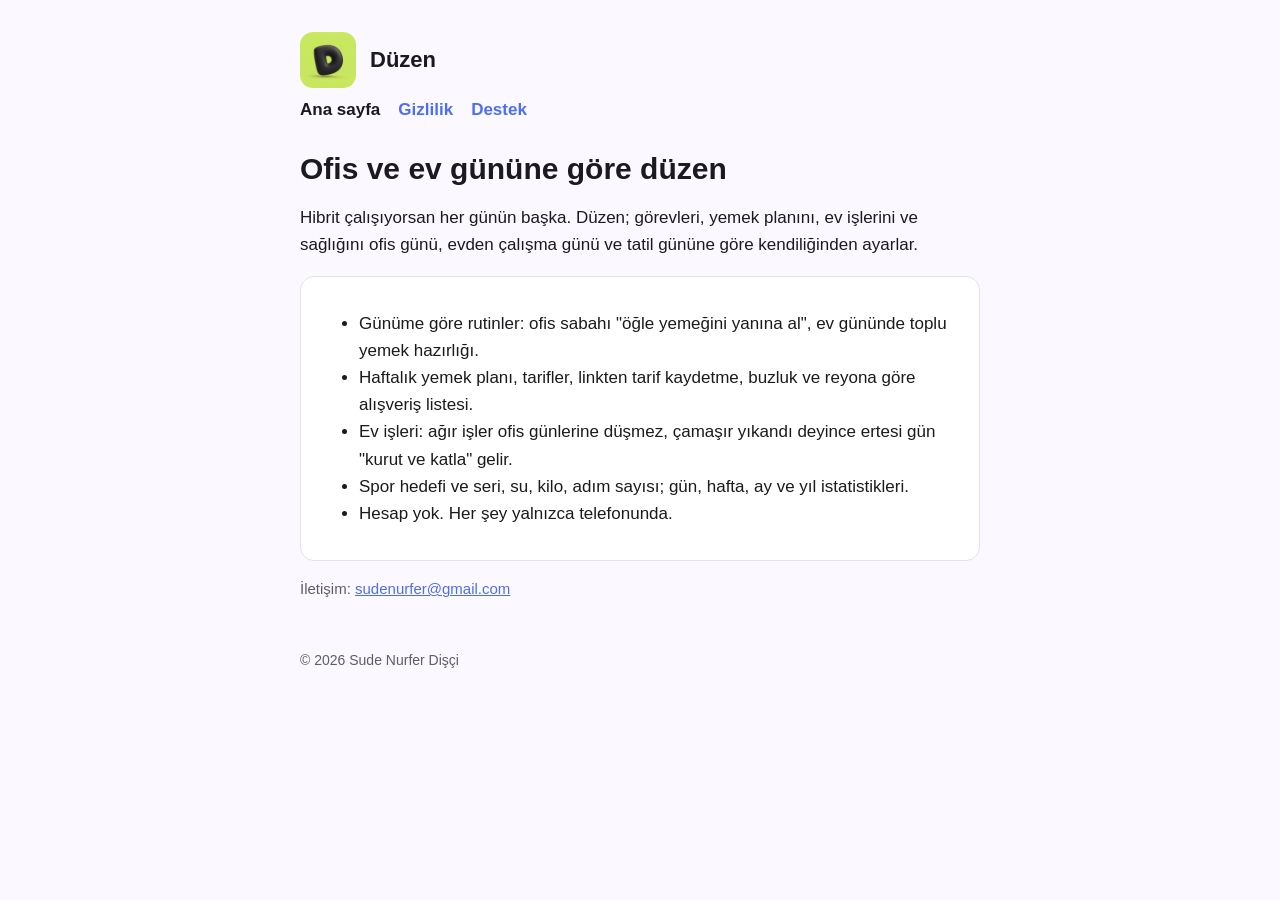
<file: index.html>
<!doctype html>
<html lang="tr">
<head>
  <meta charset="utf-8">
  <meta name="viewport" content="width=device-width, initial-scale=1">
  <title>Düzen · Gün, yemek ve ev planı</title>
  <meta name="description" content="Hibrit çalışanlar için ofis ve ev gününe göre görevler, yemek planı, ev işleri ve sağlık.">
  <link rel="stylesheet" href="style.css">
</head>
<body>
<main>
  <header>
    <img src="icon.png" alt="">
    <span class="name">Düzen</span>
  </header>
  <nav>
    <a href="./" aria-current="page">Ana sayfa</a>
    <a href="gizlilik.html">Gizlilik</a>
    <a href="destek.html">Destek</a>
  </nav>

  <h1>Ofis ve ev gününe göre düzen</h1>
  <p>Hibrit çalışıyorsan her günün başka. Düzen; görevleri, yemek planını, ev işlerini ve
  sağlığını ofis günü, evden çalışma günü ve tatil gününe göre kendiliğinden ayarlar.</p>

  <div class="card">
    <ul>
      <li>Günüme göre rutinler: ofis sabahı "öğle yemeğini yanına al", ev gününde toplu yemek hazırlığı.</li>
      <li>Haftalık yemek planı, tarifler, linkten tarif kaydetme, buzluk ve reyona göre alışveriş listesi.</li>
      <li>Ev işleri: ağır işler ofis günlerine düşmez, çamaşır yıkandı deyince ertesi gün "kurut ve katla" gelir.</li>
      <li>Spor hedefi ve seri, su, kilo, adım sayısı; gün, hafta, ay ve yıl istatistikleri.</li>
      <li>Hesap yok. Her şey yalnızca telefonunda.</li>
    </ul>
  </div>

  <p class="muted">İletişim: <a href="mailto:sudenurfer@gmail.com">sudenurfer@gmail.com</a></p>
  <footer>© 2026 Sude Nurfer Dişçi</footer>
</main>
</body>
</html>
</file>
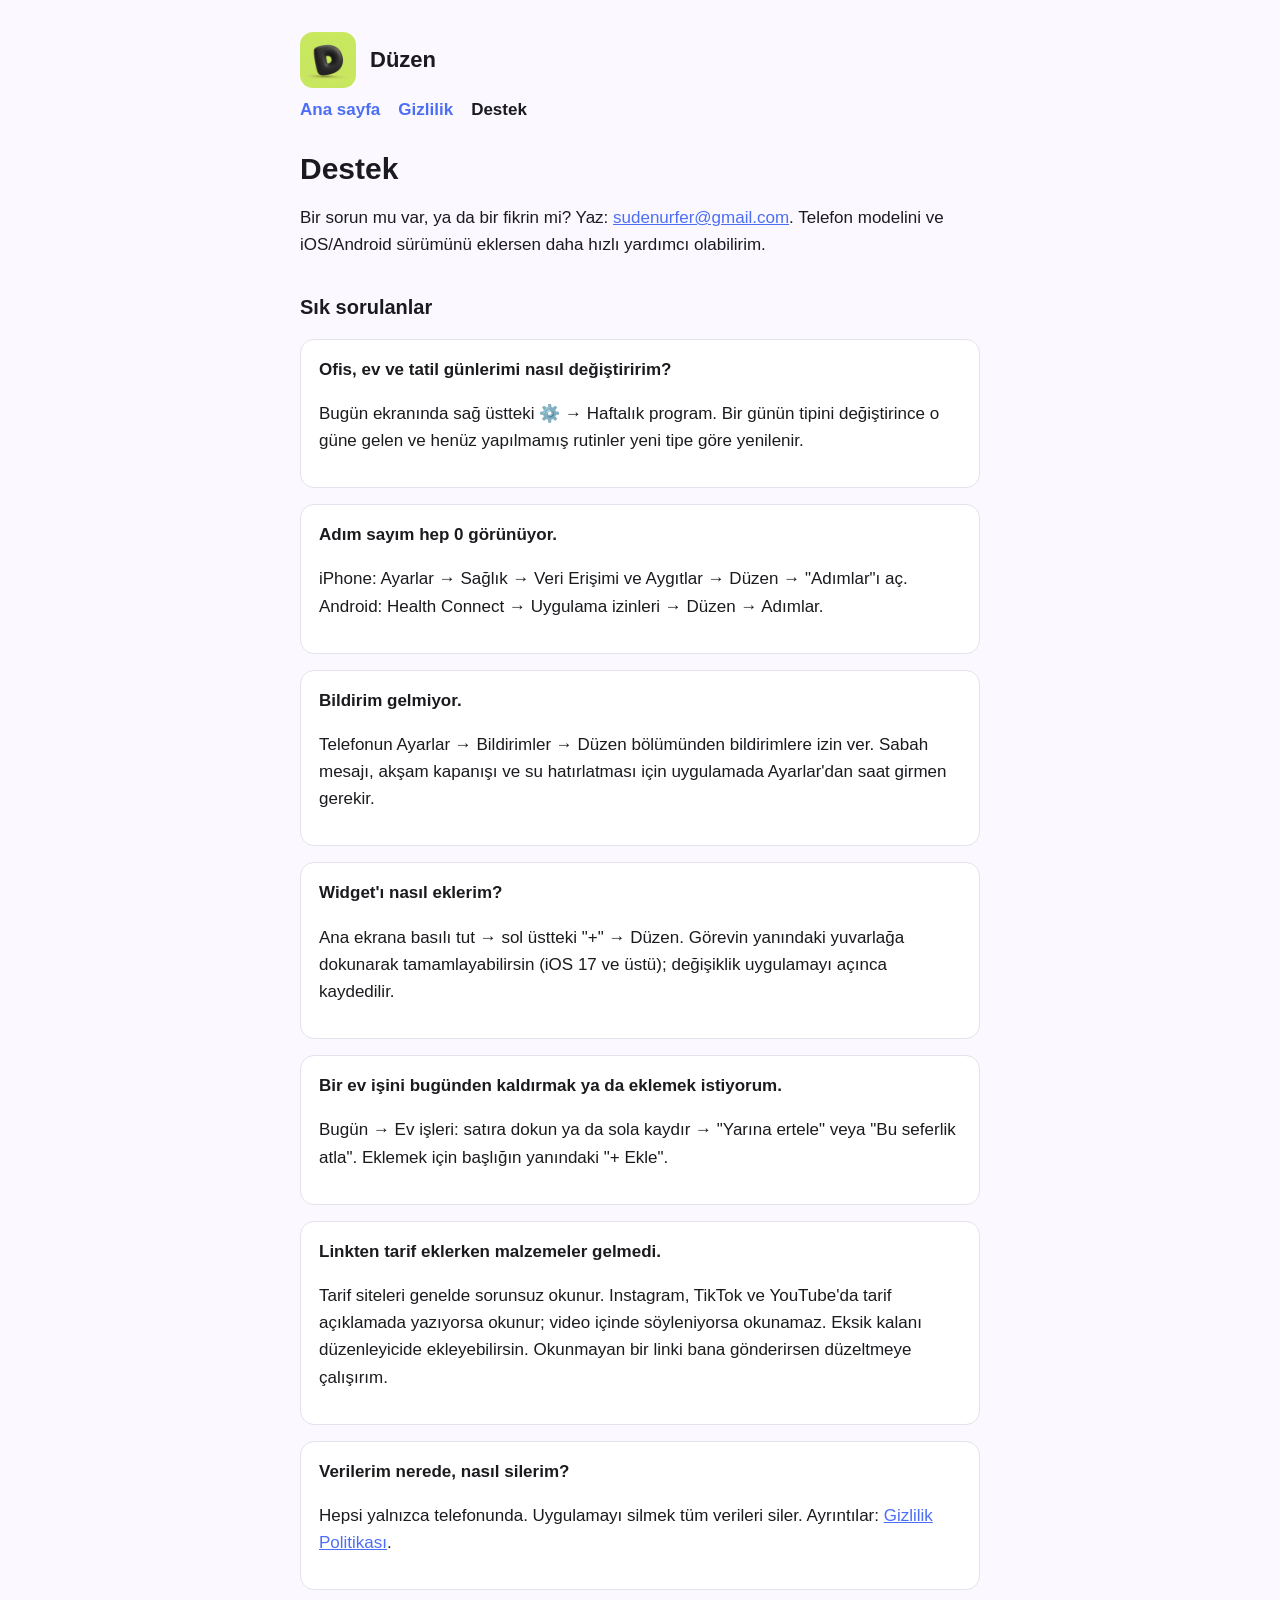
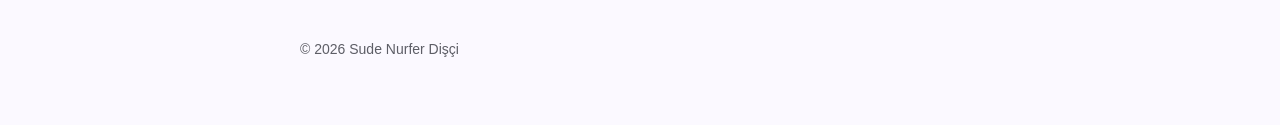
<file: destek.html>
<!doctype html>
<html lang="tr">
<head>
  <meta charset="utf-8">
  <meta name="viewport" content="width=device-width, initial-scale=1">
  <title>Destek · Düzen</title>
  <meta name="description" content="Düzen uygulaması için sık sorulan sorular ve iletişim.">
  <link rel="stylesheet" href="style.css">
</head>
<body>
<main>
  <header>
    <img src="icon.png" alt="">
    <span class="name">Düzen</span>
  </header>
  <nav>
    <a href="./">Ana sayfa</a>
    <a href="gizlilik.html">Gizlilik</a>
    <a href="destek.html" aria-current="page">Destek</a>
  </nav>

  <h1>Destek</h1>
  <p>Bir sorun mu var, ya da bir fikrin mi? Yaz:
  <a href="mailto:sudenurfer@gmail.com?subject=D%C3%BCzen%20destek">sudenurfer@gmail.com</a>.
  Telefon modelini ve iOS/Android sürümünü eklersen daha hızlı yardımcı olabilirim.</p>

  <h2>Sık sorulanlar</h2>

  <div class="card">
    <strong>Ofis, ev ve tatil günlerimi nasıl değiştiririm?</strong>
    <p>Bugün ekranında sağ üstteki ⚙️ → Haftalık program. Bir günün tipini değiştirince o güne gelen ve henüz yapılmamış rutinler yeni tipe göre yenilenir.</p>
  </div>

  <div class="card">
    <strong>Adım sayım hep 0 görünüyor.</strong>
    <p>iPhone: Ayarlar → Sağlık → Veri Erişimi ve Aygıtlar → Düzen → "Adımlar"ı aç. Android: Health Connect → Uygulama izinleri → Düzen → Adımlar.</p>
  </div>

  <div class="card">
    <strong>Bildirim gelmiyor.</strong>
    <p>Telefonun Ayarlar → Bildirimler → Düzen bölümünden bildirimlere izin ver. Sabah mesajı, akşam kapanışı ve su hatırlatması için uygulamada Ayarlar'dan saat girmen gerekir.</p>
  </div>

  <div class="card">
    <strong>Widget'ı nasıl eklerim?</strong>
    <p>Ana ekrana basılı tut → sol üstteki "+" → Düzen. Görevin yanındaki yuvarlağa dokunarak tamamlayabilirsin (iOS 17 ve üstü); değişiklik uygulamayı açınca kaydedilir.</p>
  </div>

  <div class="card">
    <strong>Bir ev işini bugünden kaldırmak ya da eklemek istiyorum.</strong>
    <p>Bugün → Ev işleri: satıra dokun ya da sola kaydır → "Yarına ertele" veya "Bu seferlik atla". Eklemek için başlığın yanındaki "+ Ekle".</p>
  </div>

  <div class="card">
    <strong>Linkten tarif eklerken malzemeler gelmedi.</strong>
    <p>Tarif siteleri genelde sorunsuz okunur. Instagram, TikTok ve YouTube'da tarif açıklamada yazıyorsa okunur; video içinde söyleniyorsa okunamaz. Eksik kalanı düzenleyicide ekleyebilirsin. Okunmayan bir linki bana gönderirsen düzeltmeye çalışırım.</p>
  </div>

  <div class="card">
    <strong>Verilerim nerede, nasıl silerim?</strong>
    <p>Hepsi yalnızca telefonunda. Uygulamayı silmek tüm verileri siler. Ayrıntılar: <a href="gizlilik.html">Gizlilik Politikası</a>.</p>
  </div>

  <footer>© 2026 Sude Nurfer Dişçi</footer>
</main>
</body>
</html>
</file>
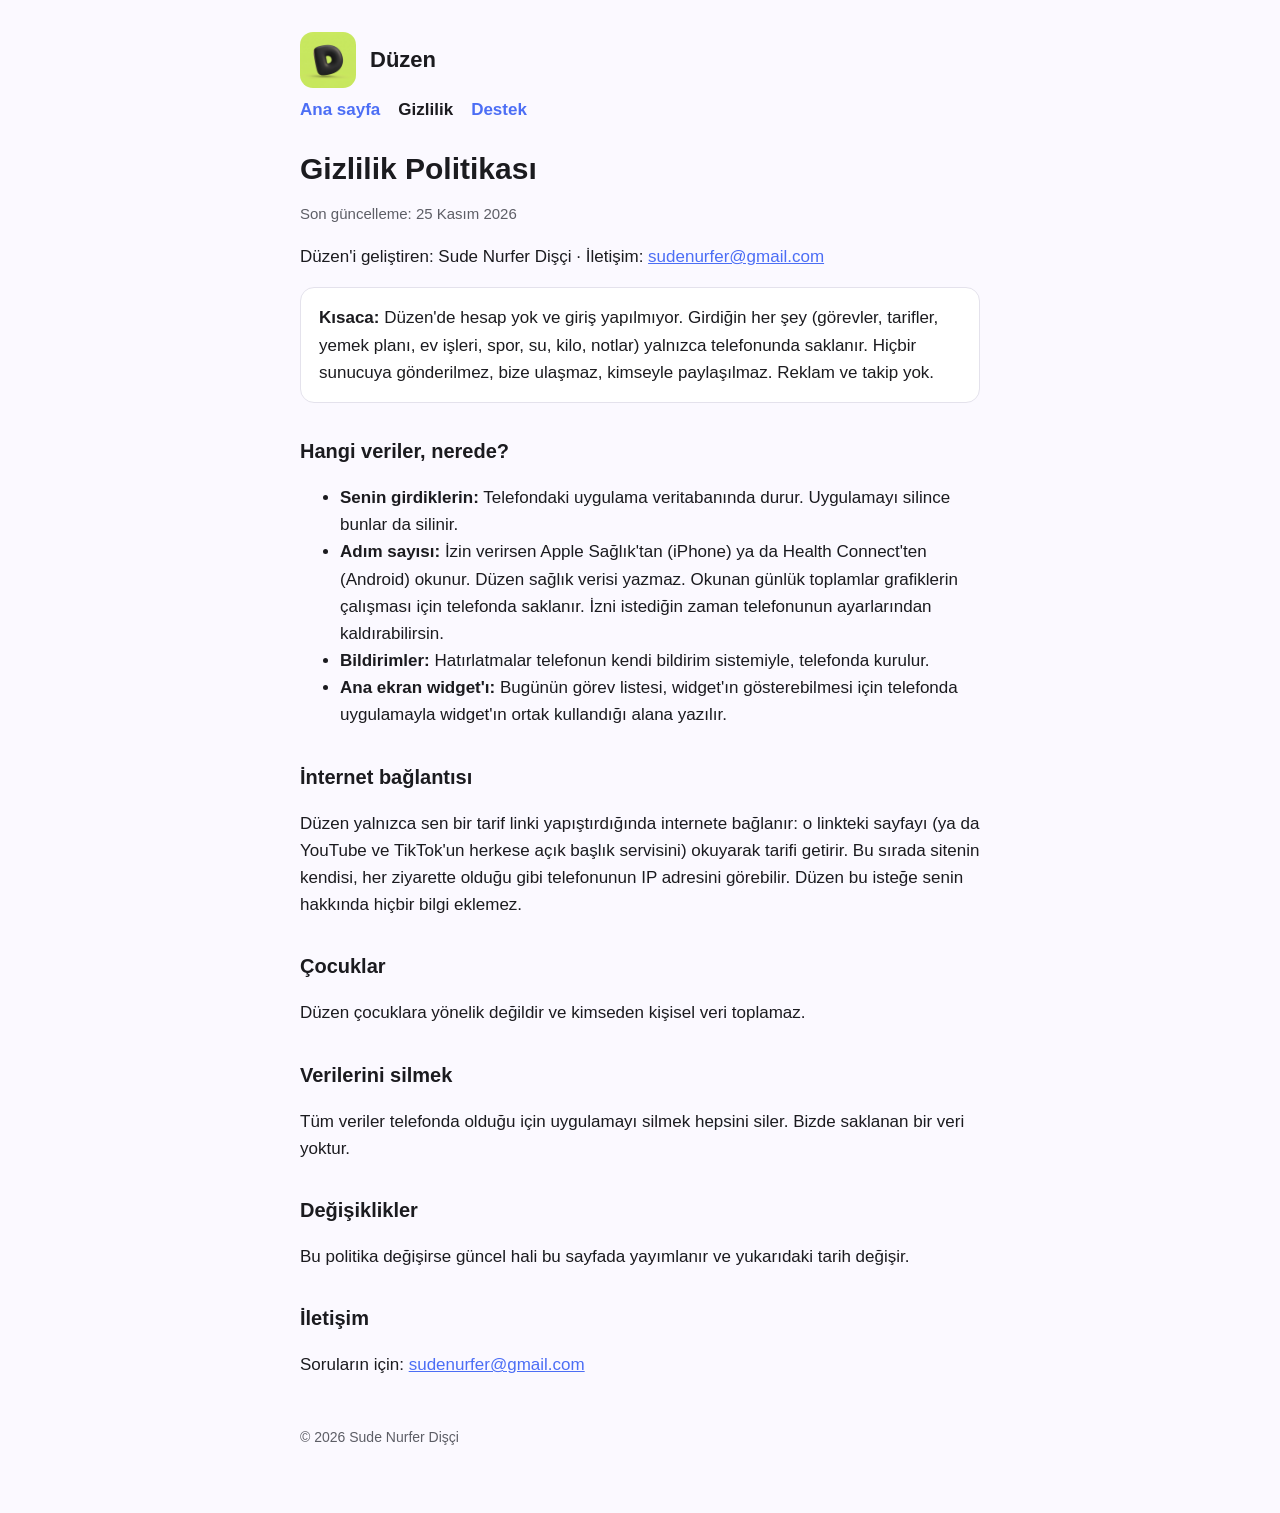
<file: gizlilik.html>
<!doctype html>
<html lang="tr">
<head>
  <meta charset="utf-8">
  <meta name="viewport" content="width=device-width, initial-scale=1">
  <title>Gizlilik Politikası · Düzen</title>
  <meta name="description" content="Düzen uygulamasının gizlilik politikası: hesap yok, veriler yalnızca telefonda.">
  <link rel="stylesheet" href="style.css">
</head>
<body>
<main>
  <header>
    <img src="icon.png" alt="">
    <span class="name">Düzen</span>
  </header>
  <nav>
    <a href="./">Ana sayfa</a>
    <a href="gizlilik.html" aria-current="page">Gizlilik</a>
    <a href="destek.html">Destek</a>
  </nav>

  <h1>Gizlilik Politikası</h1>
  <p class="muted">Son güncelleme: 25 Kasım 2026</p>
  <p>Düzen'i geliştiren: Sude Nurfer Dişçi · İletişim: <a href="mailto:sudenurfer@gmail.com">sudenurfer@gmail.com</a></p>

  <div class="card">
    <strong>Kısaca:</strong> Düzen'de hesap yok ve giriş yapılmıyor. Girdiğin her şey
    (görevler, tarifler, yemek planı, ev işleri, spor, su, kilo, notlar) yalnızca
    telefonunda saklanır. Hiçbir sunucuya gönderilmez, bize ulaşmaz, kimseyle
    paylaşılmaz. Reklam ve takip yok.
  </div>

  <h2>Hangi veriler, nerede?</h2>
  <ul>
    <li><strong>Senin girdiklerin:</strong> Telefondaki uygulama veritabanında durur. Uygulamayı silince bunlar da silinir.</li>
    <li><strong>Adım sayısı:</strong> İzin verirsen Apple Sağlık'tan (iPhone) ya da Health Connect'ten (Android) okunur. Düzen sağlık verisi yazmaz. Okunan günlük toplamlar grafiklerin çalışması için telefonda saklanır. İzni istediğin zaman telefonunun ayarlarından kaldırabilirsin.</li>
    <li><strong>Bildirimler:</strong> Hatırlatmalar telefonun kendi bildirim sistemiyle, telefonda kurulur.</li>
    <li><strong>Ana ekran widget'ı:</strong> Bugünün görev listesi, widget'ın gösterebilmesi için telefonda uygulamayla widget'ın ortak kullandığı alana yazılır.</li>
  </ul>

  <h2>İnternet bağlantısı</h2>
  <p>Düzen yalnızca sen bir tarif linki yapıştırdığında internete bağlanır: o linkteki sayfayı
  (ya da YouTube ve TikTok'un herkese açık başlık servisini) okuyarak tarifi getirir. Bu sırada
  sitenin kendisi, her ziyarette olduğu gibi telefonunun IP adresini görebilir. Düzen bu isteğe
  senin hakkında hiçbir bilgi eklemez.</p>

  <h2>Çocuklar</h2>
  <p>Düzen çocuklara yönelik değildir ve kimseden kişisel veri toplamaz.</p>

  <h2>Verilerini silmek</h2>
  <p>Tüm veriler telefonda olduğu için uygulamayı silmek hepsini siler. Bizde saklanan bir veri yoktur.</p>

  <h2>Değişiklikler</h2>
  <p>Bu politika değişirse güncel hali bu sayfada yayımlanır ve yukarıdaki tarih değişir.</p>

  <h2>İletişim</h2>
  <p>Soruların için: <a href="mailto:sudenurfer@gmail.com">sudenurfer@gmail.com</a></p>

  <footer>© 2026 Sude Nurfer Dişçi</footer>
</main>
</body>
</html>
</file>
<file: style.css>
:root {
  --bg: #fbf9ff;
  --text: #1b1b1f;
  --muted: #5d5e66;
  --accent: #4c6ef5;
  --lime: #c9e85f;
  --card: #ffffff;
  --border: #e4e2ec;
}
@media (prefers-color-scheme: dark) {
  :root {
    --bg: #131318;
    --text: #e5e1e9;
    --muted: #a9a7b1;
    --accent: #9aa9ff;
    --card: #1c1c22;
    --border: #2c2c34;
  }
}
* { box-sizing: border-box; }
body {
  margin: 0;
  font: 17px/1.6 -apple-system, BlinkMacSystemFont, "Segoe UI", Roboto, sans-serif;
  background: var(--bg);
  color: var(--text);
}
main { max-width: 720px; margin: 0 auto; padding: 32px 20px 64px; }
header { display: flex; align-items: center; gap: 14px; margin-bottom: 8px; }
header img { width: 56px; height: 56px; border-radius: 13px; }
header .name { font-size: 22px; font-weight: 700; }
nav { margin: 8px 0 28px; display: flex; gap: 18px; }
nav a { color: var(--accent); text-decoration: none; font-weight: 600; }
nav a[aria-current="page"] { color: var(--text); }
h1 { font-size: 30px; line-height: 1.2; margin: 0 0 6px; }
h2 { font-size: 20px; margin: 32px 0 8px; }
p, li { color: var(--text); }
.muted { color: var(--muted); font-size: 15px; }
.card {
  background: var(--card);
  border: 1px solid var(--border);
  border-radius: 14px;
  padding: 16px 18px;
  margin: 16px 0;
}
a { color: var(--accent); }
footer { margin-top: 48px; color: var(--muted); font-size: 14px; }
</file>
